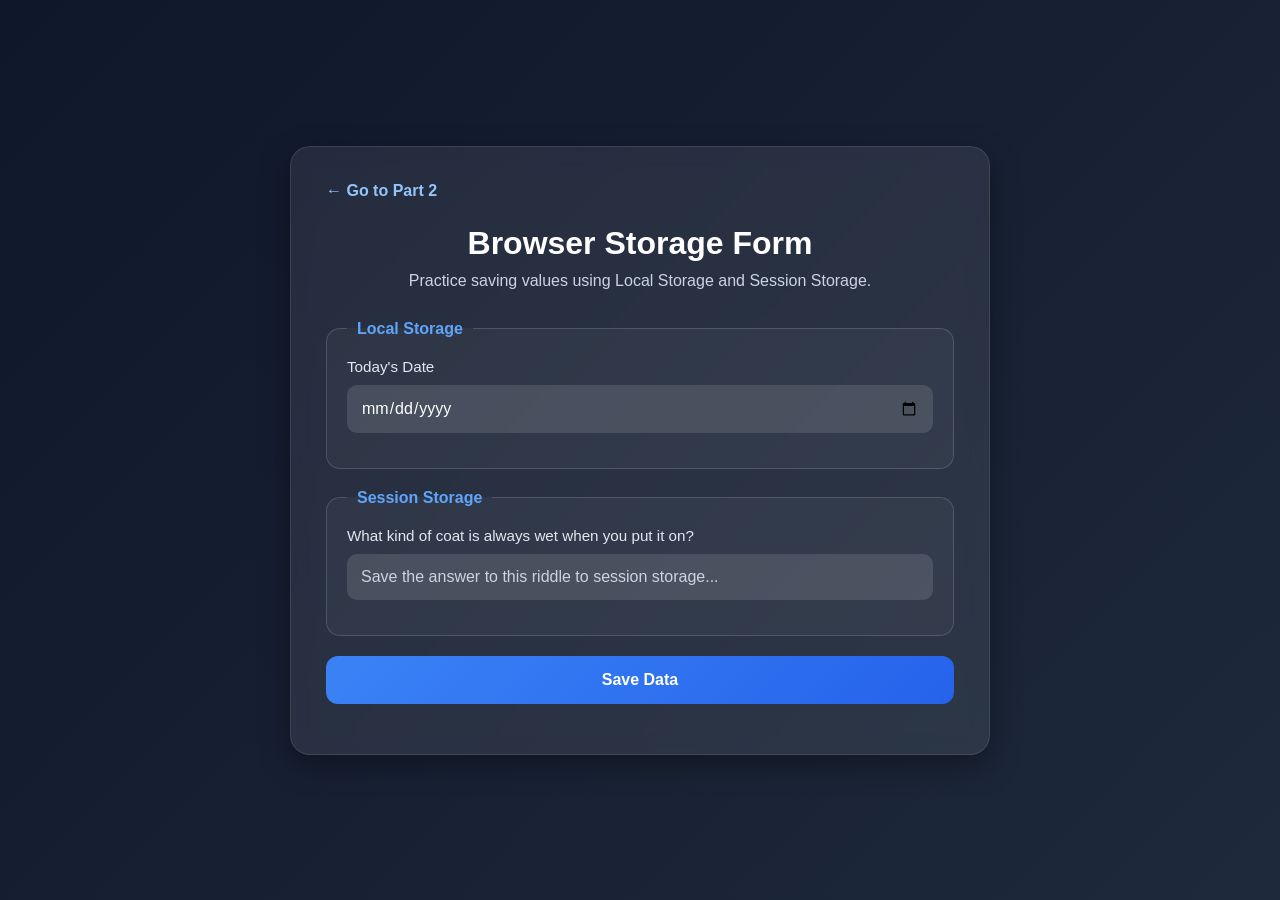
<file: index.html>
<!DOCTYPE html>
<html lang="en">

<head>
    <meta charset="utf-8" />
    <meta name="viewport" content="width=device-width, initial-scale=1.0" />
    <link rel="stylesheet" href="style.css" />
    <title>Storage Practice</title>

</head>

<body>

    <div class="container">

        <a href="part2.html" class="top-link">← Go to Part 2</a>

        <h1>Browser Storage Form</h1>
        <p class="subtitle">
            Practice saving values using Local Storage and Session Storage.
        </p>

        <form>

            <fieldset>
                <legend>Local Storage</legend>

                <label for="date">Today's Date</label>

                <input id="date" type="date" placeholder="Save the current date to local storage...">
            </fieldset>

            <fieldset>
                <legend>Session Storage</legend>

                <label for="riddle">
                    What kind of coat is always wet when you put it on?
                </label>

                <input type="text" id="riddle" placeholder="Save the answer to this riddle to session storage...">
            </fieldset>

            <input type="submit" value="Save Data" class="submit">

        </form>

    </div>
    <script src="script.js"></script>
</body>

</html>
</file>
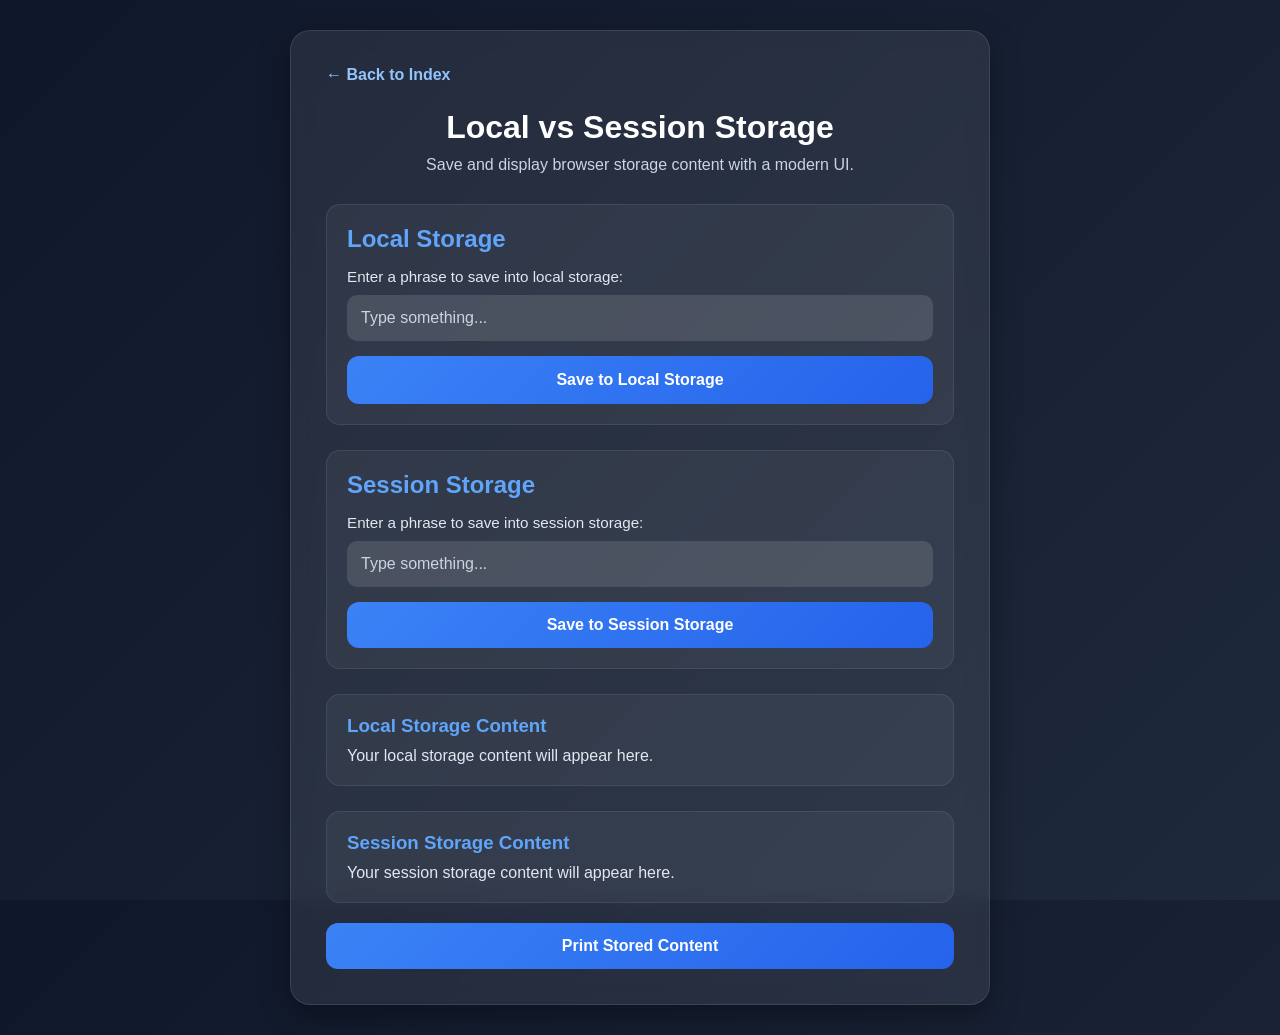
<file: part2.html>
<!DOCTYPE html>
<html lang="en">

<head>
    <meta charset="utf-8" />
    <meta name="viewport" content="width=device-width, initial-scale=1.0" />
    <link rel="stylesheet" href="style.css" />
    <title>Local vs Session Storage</title>

    <style>

    </style>
</head>

<body>

    <div class="container">

        <a href="index.html" class="top-link">← Back to Index</a>

        <h1>Local vs Session Storage</h1>

        <p class="subtitle">
            Save and display browser storage content with a modern UI.
        </p>

        <!-- Local Storage -->
        <div class="storage-box">

            <h2>Local Storage</h2>

            <label for="localStorage">
                Enter a phrase to save into local storage:
            </label>

            <input id="localStorage" type="text" placeholder="Type something...">

            <button class="submit">Save to Local Storage</button>

            <div class="alert">
                Content saved successfully!
            </div>

        </div>

        <!-- Session Storage -->
        <div class="storage-box">

            <h2>Session Storage</h2>

            <label for="sessionStorage">
                Enter a phrase to save into session storage:
            </label>

            <input id="sessionStorage" type="text" placeholder="Type something...">

            <button class="submit2">Save to Session Storage</button>

            <div class="alert2">
                Content saved successfully!
            </div>

        </div>

        <!-- Output -->
        <div class="output-box">

            <h3>Local Storage Content</h3>
            <p id="localContent" class="content">
                Your local storage content will appear here.
            </p>

        </div>

        <div class="output-box">

            <h3>Session Storage Content</h3>
            <p id="sessionContent" class="content">
                Your session storage content will appear here.
            </p>

        </div>

        <button class="printContent">
            Print Stored Content
        </button>

    </div>

    <script src="script2.js">

    </script>

</body>

</html>
</file>
<file: style.css>
html {
  height: 100%;
  width: 100%;
}
* {
    margin: 0;
    padding: 0;
    box-sizing: border-box;
    font-family: Arial, Helvetica, sans-serif;
}

body {
    min-height: 100vh;
    background: linear-gradient(135deg, #0f172a, #1e293b);
    display: flex;
    justify-content: center;
    align-items: center;
    padding: 30px;
    color: white;
}

.container {
    width: 100%;
    max-width: 650px;
    background: rgba(255, 255, 255, 0.08);
    backdrop-filter: blur(10px);
    border: 1px solid rgba(255, 255, 255, 0.1);
    border-radius: 20px;
    padding: 35px;
    box-shadow: 0 10px 30px rgba(0, 0, 0, 0.3);
}

h1 {
    text-align: center;
    margin-bottom: 10px;
    font-size: 2rem;
}

.subtitle {
    text-align: center;
    margin-bottom: 30px;
    color: #cbd5e1;
}

.top-link {
    display: inline-block;
    margin-bottom: 25px;
    text-decoration: none;
    color: #93c5fd;
    font-weight: bold;
    transition: 0.3s;
}

.top-link:hover {
    color: #dbeafe;
    transform: translateX(3px);
}

form {
    display: flex;
    flex-direction: column;
    gap: 20px;
}

fieldset {
    border: 1px solid rgba(255, 255, 255, 0.15);
    border-radius: 14px;
    padding: 20px;
    background: rgba(255, 255, 255, 0.04);
}

legend {
    padding: 0 10px;
    font-weight: bold;
    color: #60a5fa;
}

label {
    display: block;
    margin-bottom: 10px;
    font-size: 0.95rem;
    color: #e2e8f0;
}

input[type="date"],
input[type="text"] {
    width: 100%;
    padding: 14px;
    border: none;
    border-radius: 10px;
    outline: none;
    background: rgba(255, 255, 255, 0.12);
    color: white;
    font-size: 1rem;
    transition: 0.3s;
}

input[type="date"]:focus,
input[type="text"]:focus {
    background: rgba(255, 255, 255, 0.18);
    box-shadow: 0 0 0 3px rgba(96, 165, 250, 0.4);
}

input::placeholder {
    color: #cbd5e1;
}

.submit {
    padding: 15px;
    border: none;
    border-radius: 12px;
    background: linear-gradient(135deg, #3b82f6, #2563eb);
    color: white;
    font-size: 1rem;
    font-weight: bold;
    cursor: pointer;
    transition: 0.3s;
}

.submit:hover {
    transform: translateY(-2px);
    box-shadow: 0 10px 20px rgba(37, 99, 235, 0.35);
}

.submit:active {
    transform: scale(0.98);
}

@media (max-width: 600px) {
    .container {
        padding: 25px;
    }

    h1 {
        font-size: 1.6rem;
    }
}


* {
            margin: 0;
            padding: 0;
            box-sizing: border-box;
            font-family: Arial, Helvetica, sans-serif;
        }

        body {
            min-height: 100vh;
            background: linear-gradient(135deg, #0f172a, #1e293b);
            display: flex;
            justify-content: center;
            align-items: center;
            padding: 30px;
            color: white;
        }

        .container {
            width: 100%;
            max-width: 700px;
            background: rgba(255, 255, 255, 0.08);
            backdrop-filter: blur(10px);
            border: 1px solid rgba(255, 255, 255, 0.1);
            border-radius: 20px;
            padding: 35px;
            box-shadow: 0 10px 30px rgba(0, 0, 0, 0.35);
        }

        h1 {
            text-align: center;
            margin-bottom: 10px;
            font-size: 2rem;
        }

        .subtitle {
            text-align: center;
            margin-bottom: 30px;
            color: #cbd5e1;
        }

        .top-link {
            display: inline-block;
            margin-bottom: 25px;
            text-decoration: none;
            color: #93c5fd;
            font-weight: bold;
            transition: 0.3s;
        }

        .top-link:hover {
            color: #dbeafe;
            transform: translateX(3px);
        }

        .storage-box {
            margin-bottom: 25px;
            padding: 20px;
            border-radius: 14px;
            background: rgba(255, 255, 255, 0.05);
            border: 1px solid rgba(255, 255, 255, 0.08);
        }

        h2 {
            color: #60a5fa;
            margin-bottom: 15px;
        }

        label {
            display: block;
            margin-bottom: 10px;
            color: #e2e8f0;
        }

        input {
            width: 100%;
            padding: 14px;
            border: none;
            border-radius: 10px;
            outline: none;
            background: rgba(255, 255, 255, 0.12);
            color: white;
            font-size: 1rem;
            transition: 0.3s;
            margin-bottom: 15px;
        }

        input:focus {
            background: rgba(255, 255, 255, 0.18);
            box-shadow: 0 0 0 3px rgba(96, 165, 250, 0.4);
        }

        input::placeholder {
            color: #cbd5e1;
        }

        button {
            width: 100%;
            padding: 14px;
            border: none;
            border-radius: 12px;
            background: linear-gradient(135deg, #3b82f6, #2563eb);
            color: white;
            font-size: 1rem;
            font-weight: bold;
            cursor: pointer;
            transition: 0.3s;
        }

        button:hover {
            transform: translateY(-2px);
            box-shadow: 0 10px 20px rgba(37, 99, 235, 0.35);
        }

        .alert,
        .alert2 {
            display: none;
            margin-top: 15px;
            padding: 15px;
            border-radius: 10px;
            background: rgba(96, 165, 250, 0.2);
            border: 1px solid rgba(96, 165, 250, 0.4);
            color: #dbeafe;
        }

        .output-box {
            margin-top: 25px;
            padding: 20px;
            border-radius: 14px;
            background: rgba(255, 255, 255, 0.05);
            border: 1px solid rgba(255, 255, 255, 0.08);
        }

        .output-box h3 {
            margin-bottom: 10px;
            color: #60a5fa;
        }

        .content {
            color: #e2e8f0;
            font-size: 1rem;
            word-wrap: break-word;
        }

        .printContent {
            margin-top: 20px;
        }

        @media (max-width: 600px) {
            .container {
                padding: 25px;
            }

            h1 {
                font-size: 1.6rem;
            }
        }
</file>
